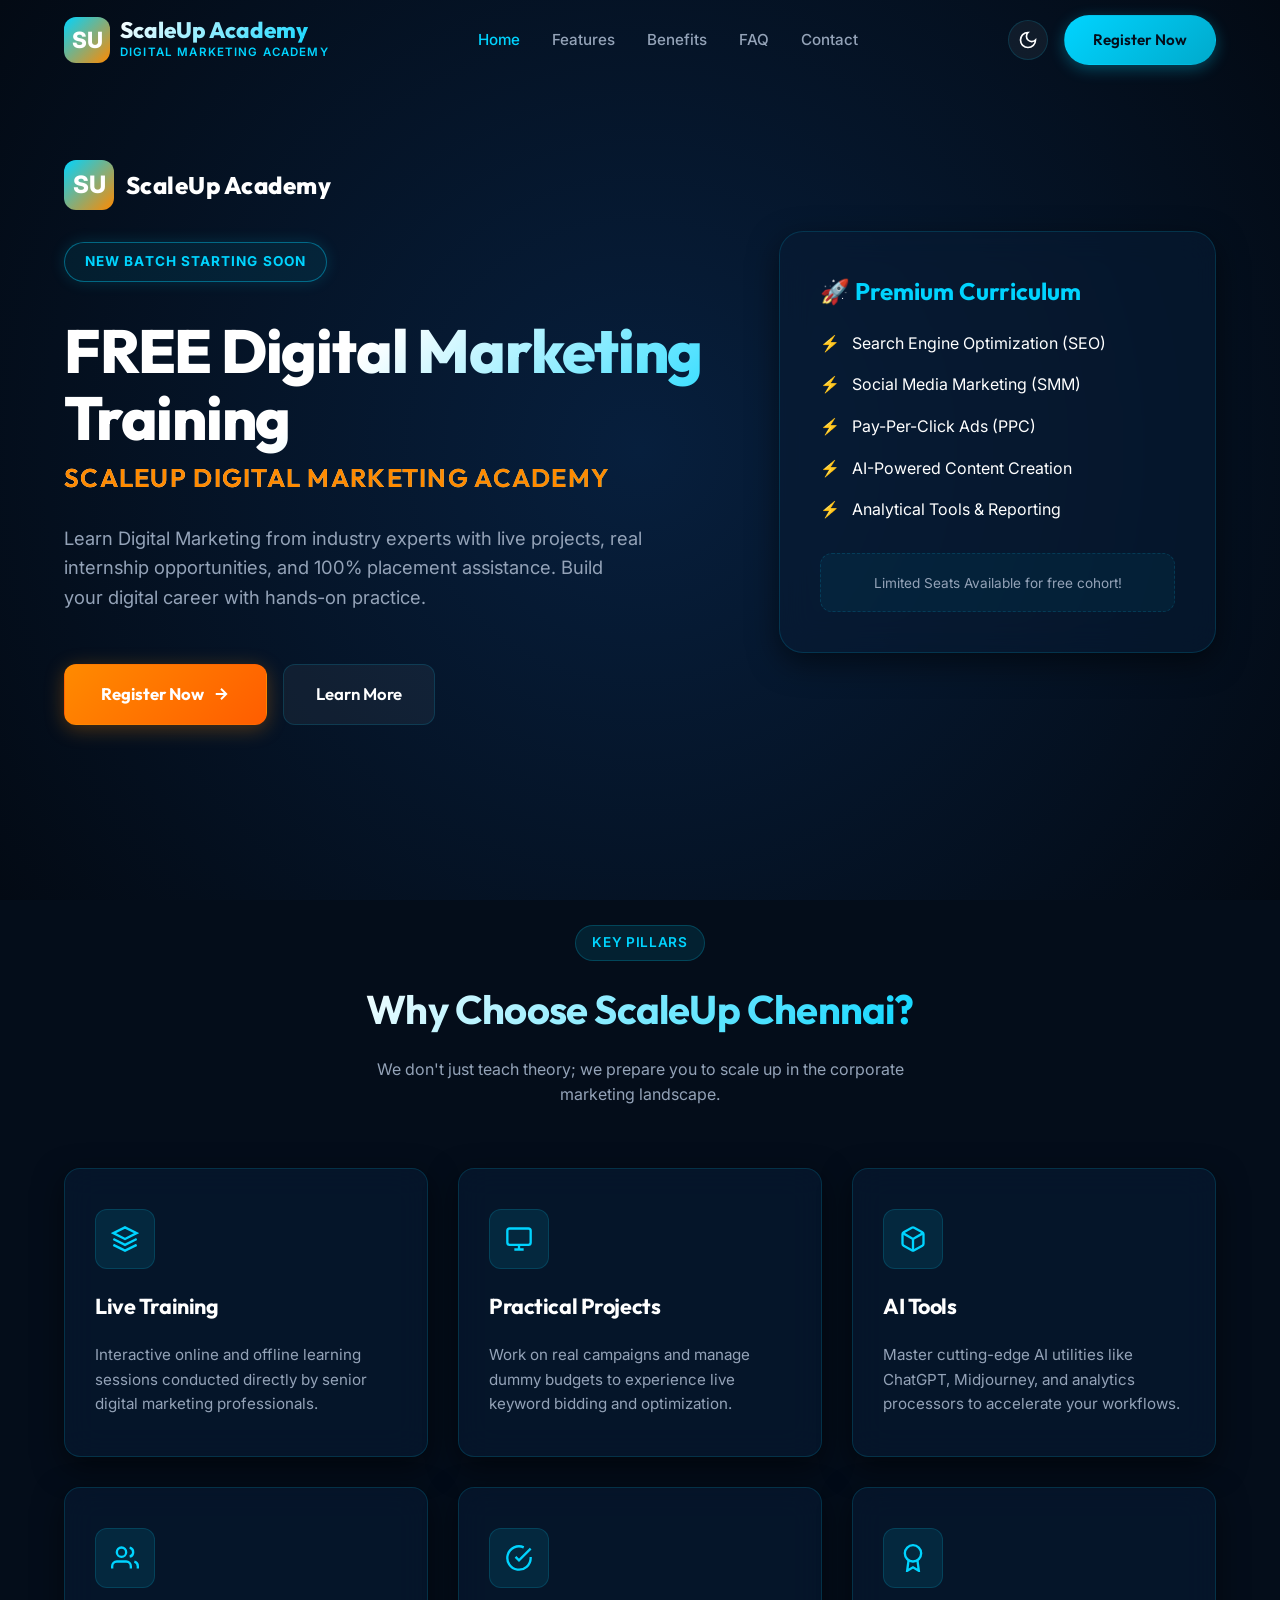
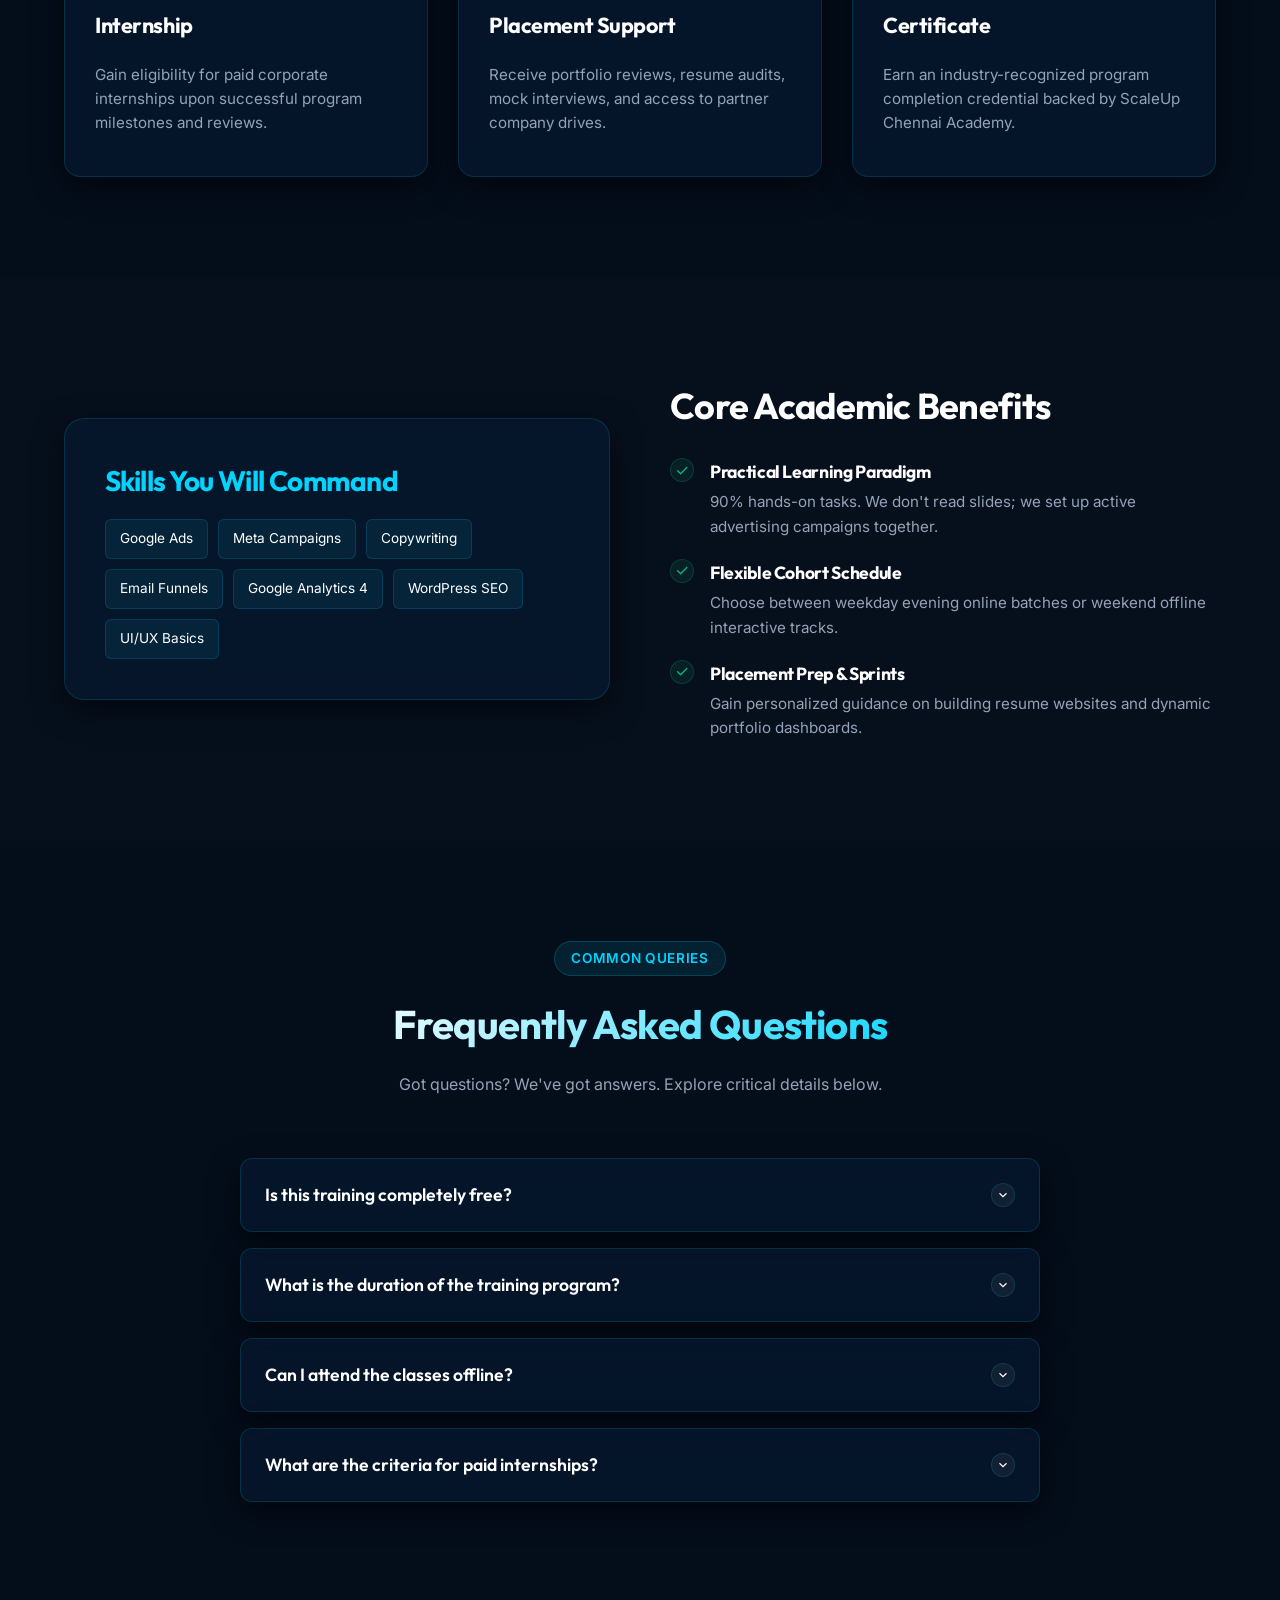
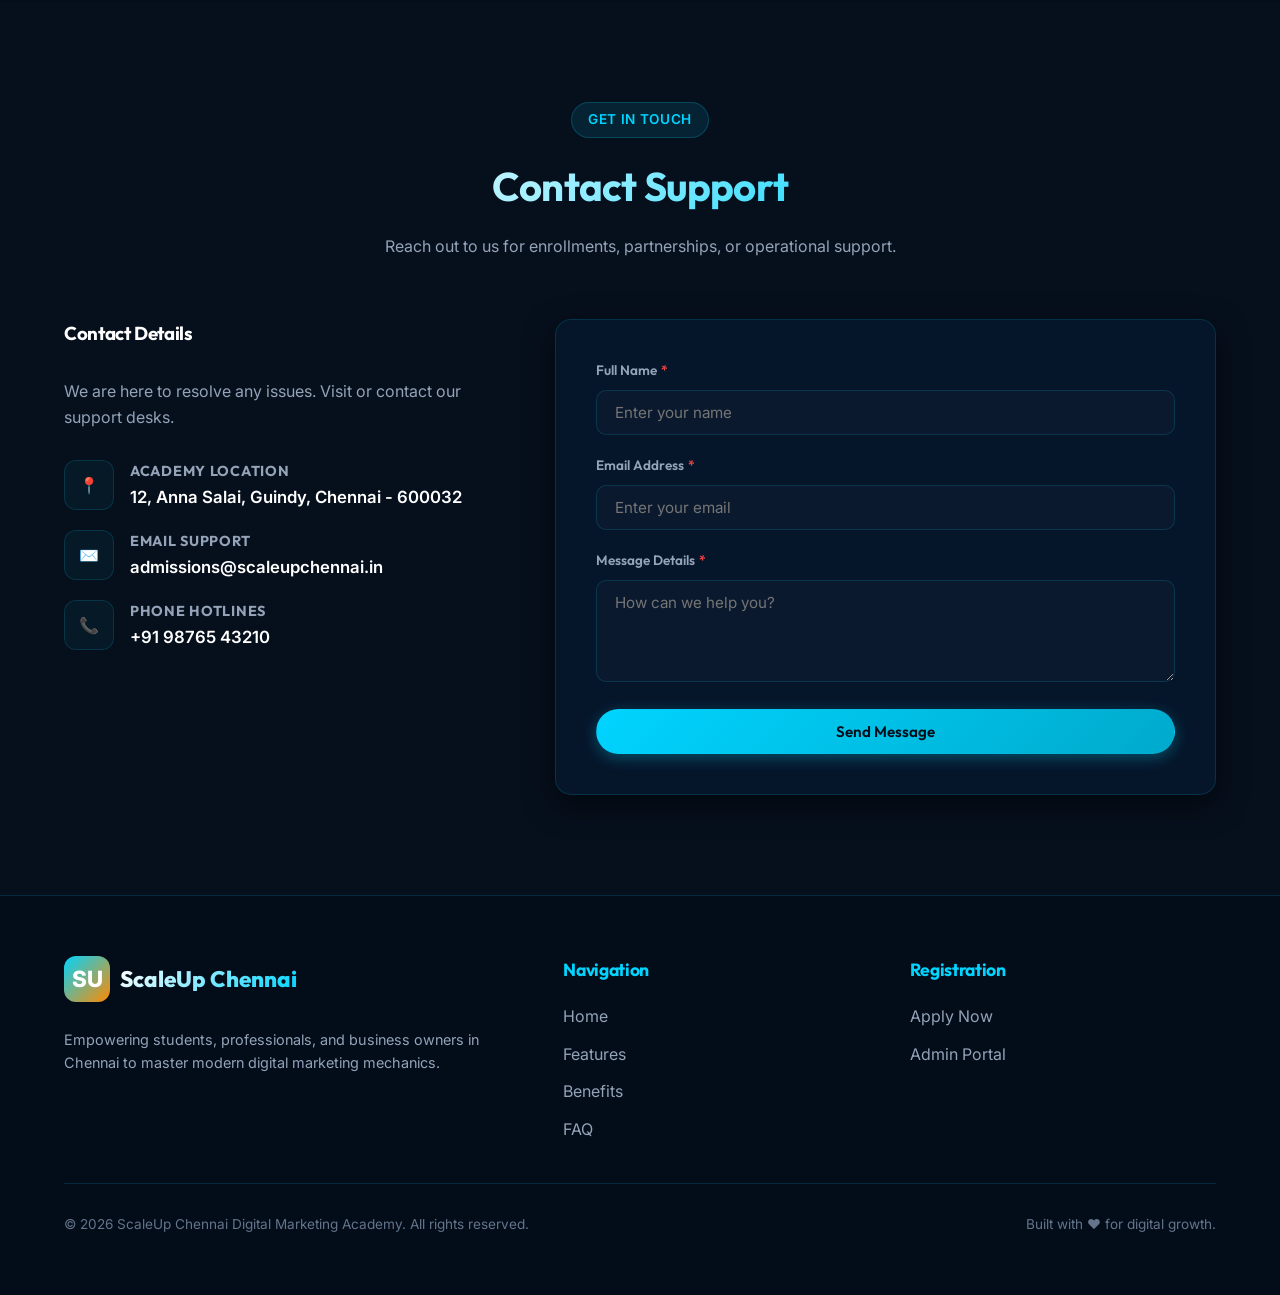
<file: index.html>
<!DOCTYPE html>
<html lang="en" data-theme="dark">
<head>
  <meta charset="UTF-8">
  <meta name="viewport" content="width=device-width, initial-scale=1.0">
  
  <title>ScaleUp Chennai | Free Digital Marketing Academy</title>
  <meta name="description" content="Join ScaleUp Chennai Digital Marketing Academy. Get free digital marketing training, practical live projects, internship opportunities, and placement support.">
  
  <!-- CSS Stylesheets -->
  <link rel="stylesheet" href="style.css?v=1.0.2">
  <link rel="stylesheet" href="responsive.css">
</head>
<body>

  <!-- Scroll Progress Bar -->
  <div class="scroll-progress"></div>

  <!-- Background Blobs -->
  <div class="bg-blobs">
    <div class="blob blob-1"></div>
    <div class="blob blob-2"></div>
    <div class="blob blob-3"></div>
  </div>
  <div class="bg-grid"></div>

  <!-- Header Section -->
  <header>
    <div class="container">
      <a href="index.html" class="logo">
        <div class="logo-icon">SU</div>
        <div class="logo-text">
          <span class="logo-title">ScaleUp Academy</span>
          <span class="logo-subtitle">Digital Marketing Academy</span>
        </div>
      </a>
      
      <!-- Nav Links -->
      <nav class="nav-links">
        <li><a href="#home" class="active">Home</a></li>
        <li><a href="#features">Features</a></li>
        <li><a href="#benefits">Benefits</a></li>
        <li><a href="#faq">FAQ</a></li>
        <li><a href="#contact">Contact</a></li>
      </nav>

      <!-- Nav Actions -->
      <div class="nav-actions">
        <!-- Theme Toggle -->
        <button class="theme-toggle-btn" aria-label="Toggle Theme">
          <svg class="sun-icon" viewBox="0 0 24 24" fill="none" stroke="currentColor" stroke-width="2">
            <circle cx="12" cy="12" r="4"></circle>
            <path d="M12 2v2M12 20v2M4.93 4.93l1.41 1.41M17.66 17.66l1.41 1.41M2 12h2M20 12h2M6.34 17.66l-1.41 1.41M19.07 4.93l-1.41 1.41"></path>
          </svg>
          <svg class="moon-icon" viewBox="0 0 24 24" fill="none" stroke="currentColor" stroke-width="2">
            <path d="M12 3a6 6 0 0 0 9 9 9 9 0 1 1-9-9Z"></path>
          </svg>
        </button>
        
        <!-- Register Action -->
        <a href="register.html" class="btn btn-primary">Register Now</a>
        
        <!-- Mobile Menu Toggle -->
        <button class="hamburger-btn menu-toggle-btn" style="display: none;" aria-label="Toggle Menu">
          <div class="hamburger-line"></div>
          <div class="hamburger-line"></div>
          <div class="hamburger-line"></div>
        </button>
      </div>
    </div>
  </header>

  <!-- Hero Section -->
  <section id="home" class="hero">
    <div class="container">
      <div class="hero-grid">
        <div class="hero-content">
          <!-- Logo & Brand Header in Hero -->
          <div class="hero-brand">
            <div class="logo-icon hero-logo-icon">SU</div>
            <span class="hero-brand-name">ScaleUp Academy</span>
          </div>
          
          <!-- Premium glowing pill badge -->
          <div class="hero-badge-glow">NEW BATCH STARTING SOON</div>
          
          <h1 class="hero-headline">
            FREE Digital Marketing Training
            <span class="hero-subheadline">ScaleUp Digital Marketing Academy</span>
          </h1>
          <p class="hero-desc">
            Learn Digital Marketing from industry experts with live projects, real internship opportunities, and 100% placement assistance. Build your digital career with hands-on practice.
          </p>
          <div class="hero-actions">
            <a href="register.html" class="btn btn-accent btn-hero-cta">
              Register Now 
              <svg width="18" height="18" viewBox="0 0 24 24" fill="none" stroke="currentColor" stroke-width="2.5"><path d="M5 12h14M12 5l7 7-7 7"/></svg>
            </a>
            <a href="#features" class="btn btn-secondary btn-hero-secondary">Learn More</a>
          </div>
        </div>
        
        <!-- Visual Glass Card Display -->
        <div class="hero-visual glass-card" style="padding: 40px; border-radius: 24px; position: relative;">
          <div style="font-family: var(--font-heading); font-size: 1.5rem; font-weight: 700; margin-bottom: 20px; color: var(--primary);">
            🚀 Premium Curriculum
          </div>
          <ul style="list-style: none; display: flex; flex-direction: column; gap: 16px;">
            <li style="display: flex; gap: 12px; align-items: center;">
              <span style="color: var(--accent); font-weight: bold;">⚡</span> Search Engine Optimization (SEO)
            </li>
            <li style="display: flex; gap: 12px; align-items: center;">
              <span style="color: var(--accent); font-weight: bold;">⚡</span> Social Media Marketing (SMM)
            </li>
            <li style="display: flex; gap: 12px; align-items: center;">
              <span style="color: var(--accent); font-weight: bold;">⚡</span> Pay-Per-Click Ads (PPC)
            </li>
            <li style="display: flex; gap: 12px; align-items: center;">
              <span style="color: var(--accent); font-weight: bold;">⚡</span> AI-Powered Content Creation
            </li>
            <li style="display: flex; gap: 12px; align-items: center;">
              <span style="color: var(--accent); font-weight: bold;">⚡</span> Analytical Tools & Reporting
            </li>
          </ul>
          <div style="margin-top: 30px; padding: 16px; background: rgba(0, 212, 255, 0.05); border-radius: 12px; border: 1px dashed var(--border-glass); text-align: center;">
            <span style="font-size: 0.85rem; color: var(--text-secondary);">Limited Seats Available for free cohort!</span>
          </div>
        </div>
      </div>
    </div>
  </section>

  <!-- Features Section -->
  <section id="features" class="section">
    <div class="container">
      <div class="section-header">
        <div class="hero-badge" style="align-self: center;">Key Pillars</div>
        <h2 class="section-title">Why Choose ScaleUp Chennai?</h2>
        <p class="section-subtitle">We don't just teach theory; we prepare you to scale up in the corporate marketing landscape.</p>
      </div>

      <div class="features-grid">
        <!-- Feature 1 -->
        <div class="feature-card glass-card">
          <div class="feature-icon-container">
            <svg viewBox="0 0 24 24" fill="none" stroke="currentColor" stroke-width="2">
              <path d="M12 2L2 7l10 5 10-5-10-5zM2 17l10 5 10-5M2 12l10 5 10-5"></path>
            </svg>
          </div>
          <h3 class="feature-title">Live Training</h3>
          <p class="feature-desc">Interactive online and offline learning sessions conducted directly by senior digital marketing professionals.</p>
        </div>

        <!-- Feature 2 -->
        <div class="feature-card glass-card">
          <div class="feature-icon-container">
            <svg viewBox="0 0 24 24" fill="none" stroke="currentColor" stroke-width="2">
              <rect x="2" y="3" width="20" height="14" rx="2" ry="2"></rect>
              <line x1="8" y1="21" x2="16" y2="21"></line>
              <line x1="12" y1="17" x2="12" y2="21"></line>
            </svg>
          </div>
          <h3 class="feature-title">Practical Projects</h3>
          <p class="feature-desc">Work on real campaigns and manage dummy budgets to experience live keyword bidding and optimization.</p>
        </div>

        <!-- Feature 3 -->
        <div class="feature-card glass-card">
          <div class="feature-icon-container">
            <svg viewBox="0 0 24 24" fill="none" stroke="currentColor" stroke-width="2">
              <path d="M21 16V8a2 2 0 0 0-1-1.73l-7-4a2 2 0 0 0-2 0l-7 4A2 2 0 0 0 3 8v8a2 2 0 0 0 1 1.73l7 4a2 2 0 0 0 2 0l7-4A2 2 0 0 0 21 16z"></path>
              <polyline points="3.27 6.96 12 12.01 20.73 6.96"></polyline>
              <line x1="12" y1="22.08" x2="12" y2="12"></line>
            </svg>
          </div>
          <h3 class="feature-title">AI Tools</h3>
          <p class="feature-desc">Master cutting-edge AI utilities like ChatGPT, Midjourney, and analytics processors to accelerate your workflows.</p>
        </div>

        <!-- Feature 4 -->
        <div class="feature-card glass-card">
          <div class="feature-icon-container">
            <svg viewBox="0 0 24 24" fill="none" stroke="currentColor" stroke-width="2">
              <path d="M17 21v-2a4 4 0 0 0-4-4H5a4 4 0 0 0-4 4v2"></path>
              <circle cx="9" cy="7" r="4"></circle>
              <path d="M23 21v-2a4 4 0 0 0-3-3.87"></path>
              <path d="M16 3.13a4 4 0 0 1 0 7.75"></path>
            </svg>
          </div>
          <h3 class="feature-title">Internship</h3>
          <p class="feature-desc">Gain eligibility for paid corporate internships upon successful program milestones and reviews.</p>
        </div>

        <!-- Feature 5 -->
        <div class="feature-card glass-card">
          <div class="feature-icon-container">
            <svg viewBox="0 0 24 24" fill="none" stroke="currentColor" stroke-width="2">
              <path d="M22 11.08V12a10 10 0 1 1-5.93-9.14"></path>
              <polyline points="22 4 12 14.01 9 11.01"></polyline>
            </svg>
          </div>
          <h3 class="feature-title">Placement Support</h3>
          <p class="feature-desc">Receive portfolio reviews, resume audits, mock interviews, and access to partner company drives.</p>
        </div>

        <!-- Feature 6 -->
        <div class="feature-card glass-card">
          <div class="feature-icon-container">
            <svg viewBox="0 0 24 24" fill="none" stroke="currentColor" stroke-width="2">
              <circle cx="12" cy="8" r="7"></circle>
              <polyline points="8.21 13.89 7 23 12 20 17 23 15.79 13.88"></polyline>
            </svg>
          </div>
          <h3 class="feature-title">Certificate</h3>
          <p class="feature-desc">Earn an industry-recognized program completion credential backed by ScaleUp Chennai Academy.</p>
        </div>
      </div>
    </div>
  </section>

  <!-- Training Benefits Section -->
  <section id="benefits" class="section" style="background: rgba(255,255,255,0.01);">
    <div class="container">
      <div class="benefits-layout">
        <div class="benefits-visual glass-card" style="padding: 40px; border-radius: 20px;">
          <h3 style="font-size: 1.75rem; margin-bottom: 16px; color: var(--primary);">Skills You Will Command</h3>
          <div style="display: flex; flex-wrap: wrap; gap: 10px;">
            <span style="background: rgba(0,212,255,0.08); padding: 8px 14px; border-radius: 6px; font-size: 0.85rem; border: 1px solid var(--border-glass);">Google Ads</span>
            <span style="background: rgba(0,212,255,0.08); padding: 8px 14px; border-radius: 6px; font-size: 0.85rem; border: 1px solid var(--border-glass);">Meta Campaigns</span>
            <span style="background: rgba(0,212,255,0.08); padding: 8px 14px; border-radius: 6px; font-size: 0.85rem; border: 1px solid var(--border-glass);">Copywriting</span>
            <span style="background: rgba(0,212,255,0.08); padding: 8px 14px; border-radius: 6px; font-size: 0.85rem; border: 1px solid var(--border-glass);">Email Funnels</span>
            <span style="background: rgba(0,212,255,0.08); padding: 8px 14px; border-radius: 6px; font-size: 0.85rem; border: 1px solid var(--border-glass);">Google Analytics 4</span>
            <span style="background: rgba(0,212,255,0.08); padding: 8px 14px; border-radius: 6px; font-size: 0.85rem; border: 1px solid var(--border-glass);">WordPress SEO</span>
            <span style="background: rgba(0,212,255,0.08); padding: 8px 14px; border-radius: 6px; font-size: 0.85rem; border: 1px solid var(--border-glass);">UI/UX Basics</span>
          </div>
        </div>

        <div class="benefits-content">
          <h2>Core Academic Benefits</h2>
          <ul class="benefits-list">
            <!-- Item 1 -->
            <li class="benefit-item">
              <div class="benefit-check">✓</div>
              <div class="benefit-text">
                <h4>Practical Learning Paradigm</h4>
                <p>90% hands-on tasks. We don't read slides; we set up active advertising campaigns together.</p>
              </div>
            </li>
            
            <!-- Item 2 -->
            <li class="benefit-item">
              <div class="benefit-check">✓</div>
              <div class="benefit-text">
                <h4>Flexible Cohort Schedule</h4>
                <p>Choose between weekday evening online batches or weekend offline interactive tracks.</p>
              </div>
            </li>

            <!-- Item 3 -->
            <li class="benefit-item">
              <div class="benefit-check">✓</div>
              <div class="benefit-text">
                <h4>Placement Prep & Sprints</h4>
                <p>Gain personalized guidance on building resume websites and dynamic portfolio dashboards.</p>
              </div>
            </li>
          </ul>
        </div>
      </div>
    </div>
  </section>

  <!-- FAQ Section -->
  <section id="faq" class="section">
    <div class="container">
      <div class="section-header">
        <div class="hero-badge" style="align-self: center;">Common Queries</div>
        <h2 class="section-title">Frequently Asked Questions</h2>
        <p class="section-subtitle">Got questions? We've got answers. Explore critical details below.</p>
      </div>

      <div class="faq-list">
        <!-- FAQ 1 -->
        <div class="faq-item glass-card">
          <button class="faq-question-btn">
            Is this training completely free?
            <span class="faq-icon">
              <svg viewBox="0 0 24 24" fill="none" stroke="currentColor" stroke-width="2"><polyline points="6 9 12 15 18 9"></polyline></svg>
            </span>
          </button>
          <div class="faq-answer">
            <div class="faq-answer-inner">
              Yes, our foundational Digital Marketing Training cohort is 100% free of charge. No hidden fees or credit cards are required.
            </div>
          </div>
        </div>

        <!-- FAQ 2 -->
        <div class="faq-item glass-card">
          <button class="faq-question-btn">
            What is the duration of the training program?
            <span class="faq-icon">
              <svg viewBox="0 0 24 24" fill="none" stroke="currentColor" stroke-width="2"><polyline points="6 9 12 15 18 9"></polyline></svg>
            </span>
          </button>
          <div class="faq-answer">
            <div class="faq-answer-inner">
              The comprehensive program spans 6 weeks, consisting of classroom sessions, live assignments, and cohort reviews.
            </div>
          </div>
        </div>

        <!-- FAQ 3 -->
        <div class="faq-item glass-card">
          <button class="faq-question-btn">
            Can I attend the classes offline?
            <span class="faq-icon">
              <svg viewBox="0 0 24 24" fill="none" stroke="currentColor" stroke-width="2"><polyline points="6 9 12 15 18 9"></polyline></svg>
            </span>
          </button>
          <div class="faq-answer">
            <div class="faq-answer-inner">
              Yes, we offer training modes for both online modules and interactive weekend offline sessions at our center in Chennai.
            </div>
          </div>
        </div>

        <!-- FAQ 4 -->
        <div class="faq-item glass-card">
          <button class="faq-question-btn">
            What are the criteria for paid internships?
            <span class="faq-icon">
              <svg viewBox="0 0 24 24" fill="none" stroke="currentColor" stroke-width="2"><polyline points="6 9 12 15 18 9"></polyline></svg>
            </span>
          </button>
          <div class="faq-answer">
            <div class="faq-answer-inner">
              Internship positions are awarded based on regular attendance, prompt submission of class projects, and performance in final reviews.
            </div>
          </div>
        </div>
      </div>
    </div>
  </section>

  <!-- Contact Section -->
  <section id="contact" class="section" style="background: rgba(255,255,255,0.01);">
    <div class="container">
      <div class="section-header">
        <div class="hero-badge" style="align-self: center;">Get In Touch</div>
        <h2 class="section-title">Contact Support</h2>
        <p class="section-subtitle">Reach out to us for enrollments, partnerships, or operational support.</p>
      </div>

      <div class="contact-grid">
        <div class="contact-info">
          <h3>Contact Details</h3>
          <p style="color: var(--text-secondary);">We are here to resolve any issues. Visit or contact our support desks.</p>
          
          <div class="contact-details">
            <div class="contact-item">
              <div class="contact-icon">📍</div>
              <div class="contact-text">
                <h4>Academy Location</h4>
                <p>12, Anna Salai, Guindy, Chennai - 600032</p>
              </div>
            </div>
            
            <div class="contact-item">
              <div class="contact-icon">✉️</div>
              <div class="contact-text">
                <h4>Email Support</h4>
                <p>admissions@scaleupchennai.in</p>
              </div>
            </div>

            <div class="contact-item">
              <div class="contact-icon">📞</div>
              <div class="contact-text">
                <h4>Phone Hotlines</h4>
                <p>+91 98765 43210</p>
              </div>
            </div>
          </div>
        </div>

        <form id="contactForm" class="contact-form glass-card" style="padding: 40px;">
          <div class="form-group">
            <label for="contactName" class="form-label required">Full Name</label>
            <input type="text" id="contactName" class="form-input" placeholder="Enter your name" required>
          </div>
          
          <div class="form-group">
            <label for="contactEmail" class="form-label required">Email Address</label>
            <input type="email" id="contactEmail" class="form-input" placeholder="Enter your email" required>
          </div>
          
          <div class="form-group">
            <label for="contactMessage" class="form-label required">Message Details</label>
            <textarea id="contactMessage" class="form-input" rows="4" placeholder="How can we help you?" required></textarea>
          </div>
          
          <button type="submit" class="btn btn-primary" style="width: 100%;">Send Message</button>
        </form>
      </div>
    </div>
  </section>

  <!-- Footer Section -->
  <footer>
    <div class="container">
      <div class="footer-grid">
        <div class="footer-about">
          <a href="#" class="logo">
            <div class="logo-icon">SU</div>
            <span class="logo-title">ScaleUp Chennai</span>
          </a>
          <p style="color: var(--text-secondary); font-size: 0.9rem; margin-top: 10px;">
            Empowering students, professionals, and business owners in Chennai to master modern digital marketing mechanics.
          </p>
        </div>
        
        <div class="footer-links-col">
          <h4>Navigation</h4>
          <ul>
            <li><a href="#home">Home</a></li>
            <li><a href="#features">Features</a></li>
            <li><a href="#benefits">Benefits</a></li>
            <li><a href="#faq">FAQ</a></li>
          </ul>
        </div>
        
        <div class="footer-links-col">
          <h4>Registration</h4>
          <ul>
            <li><a href="register.html">Apply Now</a></li>
            <li><a href="admin.html">Admin Portal</a></li>
          </ul>
        </div>
      </div>
      
      <div class="footer-bottom">
        <p>&copy; 2026 ScaleUp Chennai Digital Marketing Academy. All rights reserved.</p>
        <p>Built with ❤️ for digital growth.</p>
      </div>
    </div>
  </footer>

  <!-- Floating Elements -->
  <a href="register.html" class="floating-register-btn" aria-label="Register Now Button">
    <svg viewBox="0 0 24 24"><path d="M12 5v14M5 12h14"/></svg>
  </a>
  
  <button class="back-to-top-btn" aria-label="Scroll Back To Top">
    <svg viewBox="0 0 24 24" fill="none" stroke="currentColor" stroke-width="2.5"><polyline points="18 15 12 9 6 15"></polyline></svg>
  </button>

  <!-- Core Scripts -->
  <script type="module" src="app.js"></script>
</body>
</html>
</file>
<file: style.css>
@import url('https://fonts.googleapis.com/css2?family=Inter:wght@300;400;500;600;700&family=Outfit:wght@400;500;600;700;800&display=swap');

/* CSS Variables for Premium Design System */
:root {
  /* Dark Mode (Default) */
  --bg-primary: #040d1a;
  --bg-secondary: #071b35;
  --bg-tertiary: #0c2547;
  --bg-glass: rgba(7, 27, 53, 0.6);
  --border-glass: rgba(0, 212, 255, 0.15);
  --border-focus: rgba(0, 212, 255, 0.5);
  --text-primary: #ffffff;
  --text-secondary: #94a3b8;
  --text-muted: #64748b;
  
  --primary: #00d4ff;
  --primary-glow: rgba(0, 212, 255, 0.3);
  --accent: #ff8a00;
  --accent-glow: rgba(255, 138, 0, 0.3);
  
  --success: #10b981;
  --success-bg: rgba(16, 185, 129, 0.15);
  --error: #ef4444;
  --error-bg: rgba(239, 68, 68, 0.15);
  --warning: #f59e0b;
  --warning-bg: rgba(245, 158, 11, 0.15);
  
  --shadow: rgba(0, 0, 0, 0.5);
  --transition: all 0.3s cubic-bezier(0.4, 0, 0.2, 1);
  --font-heading: 'Outfit', sans-serif;
  --font-body: 'Inter', sans-serif;
  
  --header-height: 80px;
}

[data-theme="light"] {
  /* Light Mode */
  --bg-primary: #f0f4f9;
  --bg-secondary: #ffffff;
  --bg-tertiary: #e2e8f0;
  --bg-glass: rgba(255, 255, 255, 0.7);
  --border-glass: rgba(7, 27, 53, 0.08);
  --border-focus: rgba(0, 212, 255, 0.6);
  --text-primary: #071b35;
  --text-secondary: #475569;
  --text-muted: #64748b;
  
  --primary: #0088cc;
  --primary-glow: rgba(0, 136, 204, 0.2);
  --accent: #e07000;
  --accent-glow: rgba(224, 112, 0, 0.2);
  
  --shadow: rgba(7, 27, 53, 0.08);
}

/* Global Reset */
* {
  margin: 0;
  padding: 0;
  box-sizing: border-box;
}

html {
  scroll-behavior: smooth;
  font-family: var(--font-body);
  background-color: var(--bg-primary);
  color: var(--text-primary);
  overflow-x: hidden;
}

body {
  min-height: 100vh;
  position: relative;
  line-height: 1.6;
  background: radial-gradient(circle at 50% 50%, #071f3d 0%, #030a14 100%);
  background-attachment: fixed;
}

[data-theme="light"] body {
  background: 
    radial-gradient(circle at 10% 20%, rgba(0, 212, 255, 0.04) 0%, transparent 40%),
    radial-gradient(circle at 90% 80%, rgba(255, 138, 0, 0.04) 0%, transparent 40%),
    #f3f6f9;
  background-attachment: fixed;
}

/* Premium Blob Backgrounds */
.bg-blobs {
  position: fixed;
  top: 0;
  left: 0;
  width: 100%;
  height: 100%;
  z-index: -2;
  overflow: hidden;
  pointer-events: none;
}

.blob {
  position: absolute;
  border-radius: 50%;
  filter: blur(100px);
  opacity: 0.15;
  animation: float-blob 20s infinite alternate ease-in-out;
}

.blob-1 {
  top: -10%;
  left: -10%;
  width: 50vw;
  height: 50vw;
  background: var(--primary);
  animation-duration: 25s;
}

.blob-2 {
  bottom: -10%;
  right: -10%;
  width: 45vw;
  height: 45vw;
  background: var(--accent);
  animation-duration: 20s;
}

.blob-3 {
  top: 40%;
  left: 50%;
  width: 30vw;
  height: 30vw;
  background: var(--primary);
  opacity: 0.08;
  animation-duration: 30s;
}

@keyframes float-blob {
  0% { transform: translate(0, 0) scale(1); }
  50% { transform: translate(50px, -30px) scale(1.1); }
  100% { transform: translate(-20px, 40px) scale(0.95); }
}

/* Grid overlay for tech look */
.bg-grid {
  position: fixed;
  top: 0;
  left: 0;
  width: 100%;
  height: 100%;
  z-index: -1;
  background-image: 
    linear-gradient(to right, rgba(255,255,255,0.02) 1px, transparent 1px),
    linear-gradient(to bottom, rgba(255,255,255,0.02) 1px, transparent 1px);
  background-size: 40px 40px;
  pointer-events: none;
}

[data-theme="light"] .bg-grid {
  background-image: 
    linear-gradient(to right, rgba(7,27,53,0.02) 1px, transparent 1px),
    linear-gradient(to bottom, rgba(7,27,53,0.02) 1px, transparent 1px);
}

/* Scroll Progress Bar */
.scroll-progress {
  position: fixed;
  top: 0;
  left: 0;
  height: 4px;
  background: linear-gradient(90deg, var(--primary), var(--accent));
  z-index: 1000;
  width: 0%;
}

/* Typography & Links */
h1, h2, h3, h4, h5, h6 {
  font-family: var(--font-heading);
  font-weight: 700;
  letter-spacing: -0.02em;
}

a {
  color: inherit;
  text-decoration: none;
  transition: var(--transition);
}

/* Glassmorphism Styles */
.glass-card {
  background: var(--bg-glass);
  backdrop-filter: blur(16px);
  -webkit-backdrop-filter: blur(16px);
  border: 1px solid var(--border-glass);
  border-radius: 16px;
  box-shadow: 0 10px 30px var(--shadow);
  transition: var(--transition);
}

.glass-card:hover {
  border-color: rgba(0, 212, 255, 0.25);
  box-shadow: 0 15px 35px rgba(0, 212, 255, 0.05);
}

/* Glass Buttons */
.btn {
  display: inline-flex;
  align-items: center;
  justify-content: center;
  padding: 12px 28px;
  border-radius: 50px;
  font-family: var(--font-heading);
  font-weight: 600;
  font-size: 0.95rem;
  cursor: pointer;
  transition: var(--transition);
  border: 1px solid transparent;
  gap: 8px;
}

.btn-primary {
  background: linear-gradient(135deg, var(--primary), #00aacc);
  color: #040d1a;
  box-shadow: 0 4px 15px var(--primary-glow);
}

.btn-primary:hover {
  transform: translateY(-2px);
  box-shadow: 0 6px 20px rgba(0, 212, 255, 0.5);
}

.btn-secondary {
  background: rgba(255, 255, 255, 0.05);
  border: 1px solid var(--border-glass);
  color: var(--text-primary);
}

.btn-secondary:hover {
  background: rgba(255, 255, 255, 0.1);
  border-color: var(--primary);
  transform: translateY(-2px);
}

.btn-accent {
  background: linear-gradient(135deg, var(--accent), #ff5d00);
  color: white;
  box-shadow: 0 4px 15px var(--accent-glow);
}

.btn-accent:hover {
  transform: translateY(-2px);
  box-shadow: 0 6px 20px rgba(255, 138, 0, 0.5);
}

/* Header & Navigation */
header {
  position: fixed;
  top: 0;
  left: 0;
  width: 100%;
  height: var(--header-height);
  z-index: 100;
  transition: var(--transition);
}

header.scrolled {
  background: rgba(4, 13, 26, 0.85);
  backdrop-filter: blur(12px);
  border-bottom: 1px solid var(--border-glass);
  box-shadow: 0 4px 20px var(--shadow);
}

[data-theme="light"] header.scrolled {
  background: rgba(255, 255, 255, 0.85);
}

header .container {
  display: flex;
  justify-content: space-between;
  align-items: center;
  height: 100%;
  max-width: 1200px;
  margin: 0 auto;
  padding: 0 24px;
}

.logo {
  display: flex;
  align-items: center;
  gap: 10px;
}

.logo-icon {
  width: 46px;
  height: 46px;
  background: linear-gradient(135deg, var(--primary), var(--accent));
  border-radius: 12px;
  display: flex;
  align-items: center;
  justify-content: center;
  color: white;
  font-weight: 800;
  font-size: 1.4rem;
}

.logo-text {
  display: flex;
  flex-direction: column;
}

.logo-title {
  font-family: var(--font-heading);
  font-size: 1.4rem;
  font-weight: 800;
  line-height: 1.1;
  background: linear-gradient(135deg, #ffffff, var(--primary));
  -webkit-background-clip: text;
  -webkit-text-fill-color: transparent;
}

[data-theme="light"] .logo-title {
  background: linear-gradient(135deg, var(--text-primary), var(--primary));
  -webkit-background-clip: text;
  -webkit-text-fill-color: transparent;
}

.logo-subtitle {
  font-size: 0.72rem;
  font-weight: 600;
  letter-spacing: 0.1em;
  text-transform: uppercase;
  color: var(--primary);
}

.nav-links {
  display: flex;
  align-items: center;
  gap: 32px;
  list-style: none;
}

.nav-links a {
  font-weight: 500;
  font-size: 0.95rem;
  color: var(--text-secondary);
}

.nav-links a:hover,
.nav-links a.active {
  color: var(--primary);
}

.nav-actions {
  display: flex;
  align-items: center;
  gap: 16px;
}

/* Theme Toggle Button */
.theme-toggle-btn {
  background: none;
  border: none;
  cursor: pointer;
  color: var(--text-primary);
  width: 40px;
  height: 40px;
  border-radius: 50%;
  display: flex;
  align-items: center;
  justify-content: center;
  transition: var(--transition);
  background: rgba(255, 255, 255, 0.05);
  border: 1px solid var(--border-glass);
}

.theme-toggle-btn:hover {
  background: rgba(255, 255, 255, 0.1);
  color: var(--primary);
  transform: rotate(20deg);
}

.theme-toggle-btn svg {
  width: 20px;
  height: 20px;
}

.theme-toggle-btn .sun-icon {
  display: none;
}

[data-theme="light"] .theme-toggle-btn .sun-icon {
  display: block;
}

[data-theme="light"] .theme-toggle-btn .moon-icon {
  display: none;
}

/* Hero Section */
.hero {
  padding: 160px 0 100px;
  position: relative;
  overflow: hidden;
}

.container {
  max-width: 1200px;
  margin: 0 auto;
  padding: 0 24px;
}

.hero-grid {
  display: grid;
  grid-template-columns: 1.2fr 0.8fr;
  gap: 60px;
  align-items: center;
}

.hero-content {
  display: flex;
  flex-direction: column;
  gap: 24px;
}

.hero-badge {
  align-self: flex-start;
  background: rgba(0, 212, 255, 0.1);
  border: 1px solid rgba(0, 212, 255, 0.2);
  color: var(--primary);
  padding: 6px 16px;
  border-radius: 50px;
  font-size: 0.85rem;
  font-weight: 600;
  text-transform: uppercase;
  letter-spacing: 0.05em;
}

.hero-brand {
  display: flex;
  align-items: center;
  gap: 12px;
  margin-bottom: 8px;
}

.hero-brand-name {
  font-family: var(--font-heading);
  font-size: 1.5rem;
  font-weight: 800;
  color: var(--text-primary);
  letter-spacing: 0.02em;
}

.hero-logo-icon {
  width: 50px;
  height: 50px;
  border-radius: 12px;
  font-size: 1.5rem;
}

.hero-badge-glow {
  align-self: flex-start;
  background: rgba(0, 212, 255, 0.08);
  border: 1px solid rgba(0, 212, 255, 0.4);
  color: var(--primary);
  padding: 8px 20px;
  border-radius: 50px;
  font-size: 0.85rem;
  font-weight: 700;
  text-transform: uppercase;
  letter-spacing: 0.08em;
  box-shadow: 0 0 15px rgba(0, 212, 255, 0.15);
  margin-bottom: 12px;
  animation: badge-pulse 2s infinite alternate ease-in-out;
}

@keyframes badge-pulse {
  0% {
    box-shadow: 0 0 10px rgba(0, 212, 255, 0.15);
    border-color: rgba(0, 212, 255, 0.3);
  }
  100% {
    box-shadow: 0 0 20px rgba(0, 212, 255, 0.4);
    border-color: rgba(0, 212, 255, 0.6);
  }
}

.hero-headline {
  font-size: 3.8rem;
  line-height: 1.1;
  font-weight: 800;
  background: linear-gradient(135deg, #ffffff 40%, var(--primary));
  -webkit-background-clip: text;
  -webkit-text-fill-color: transparent;
  margin-bottom: 8px;
}

[data-theme="light"] .hero-headline {
  background: linear-gradient(135deg, var(--text-primary) 40%, var(--primary));
  -webkit-background-clip: text;
  -webkit-text-fill-color: transparent;
}

.hero-subheadline {
  display: block;
  font-size: 1.6rem;
  font-weight: 600;
  text-transform: uppercase;
  color: var(--accent);
  margin-top: 12px;
  -webkit-text-fill-color: initial;
  letter-spacing: 0.05em;
}

.hero-desc {
  font-size: 1.15rem;
  color: var(--text-secondary);
  line-height: 1.6;
  max-width: 580px;
  margin-bottom: 16px;
}

.hero-actions {
  display: flex;
  gap: 16px;
  margin-top: 12px;
}

.btn-hero-cta {
  padding: 16px 36px;
  font-size: 1.05rem;
  font-weight: 700;
  border-radius: 12px;
  background: linear-gradient(135deg, var(--accent), #ff5d00);
  color: white;
  box-shadow: 0 4px 20px var(--accent-glow);
  transition: var(--transition);
}

.btn-hero-cta:hover {
  transform: translateY(-3px) scale(1.02);
  box-shadow: 0 8px 30px rgba(255, 138, 0, 0.6);
}

.btn-hero-secondary {
  padding: 16px 32px;
  font-size: 1.05rem;
  border-radius: 12px;
}

/* Floating Register Button (Bottom Right) */
.floating-register-btn {
  position: fixed;
  bottom: 30px;
  right: 30px;
  z-index: 99;
  background: linear-gradient(135deg, var(--accent), #ff5d00);
  color: white;
  width: 60px;
  height: 60px;
  border-radius: 50%;
  display: flex;
  align-items: center;
  justify-content: center;
  box-shadow: 0 4px 20px var(--accent-glow);
  cursor: pointer;
  transition: var(--transition);
  opacity: 0;
  visibility: hidden;
  border: none;
  font-size: 1.5rem;
}

.floating-register-btn.visible {
  opacity: 1;
  visibility: visible;
}

.floating-register-btn:hover {
  transform: scale(1.1) rotate(360deg);
  box-shadow: 0 6px 25px rgba(255, 138, 0, 0.6);
}

.floating-register-btn svg {
  width: 24px;
  height: 24px;
  stroke: white;
  stroke-width: 2;
  fill: none;
}

/* Back To Top Button */
.back-to-top-btn {
  position: fixed;
  bottom: 105px;
  right: 30px;
  z-index: 99;
  background: var(--bg-glass);
  backdrop-filter: blur(8px);
  -webkit-backdrop-filter: blur(8px);
  border: 1px solid var(--border-glass);
  color: var(--text-primary);
  width: 50px;
  height: 50px;
  border-radius: 50%;
  display: flex;
  align-items: center;
  justify-content: center;
  cursor: pointer;
  transition: var(--transition);
  opacity: 0;
  visibility: hidden;
  box-shadow: 0 4px 15px var(--shadow);
}

.back-to-top-btn.visible {
  opacity: 1;
  visibility: visible;
}

.back-to-top-btn:hover {
  transform: translateY(-5px);
  border-color: var(--primary);
  color: var(--primary);
}

.back-to-top-btn svg {
  width: 20px;
  height: 20px;
}

/* Features Section */
.section {
  padding: 100px 0;
}

.section-header {
  text-align: center;
  max-width: 600px;
  margin: 0 auto 60px;
  display: flex;
  flex-direction: column;
  gap: 16px;
}

.section-title {
  font-size: 2.5rem;
  background: linear-gradient(135deg, #ffffff, var(--primary));
  -webkit-background-clip: text;
  -webkit-text-fill-color: transparent;
}

[data-theme="light"] .section-title {
  background: linear-gradient(135deg, var(--text-primary), var(--primary));
  -webkit-background-clip: text;
  -webkit-text-fill-color: transparent;
}

.section-subtitle {
  color: var(--text-secondary);
}

.features-grid {
  display: grid;
  grid-template-columns: repeat(auto-fit, minmax(320px, 1fr));
  gap: 30px;
}

.feature-card {
  padding: 40px 30px;
  display: flex;
  flex-direction: column;
  gap: 20px;
  position: relative;
  overflow: hidden;
}

.feature-card::before {
  content: '';
  position: absolute;
  top: 0;
  left: 0;
  width: 100%;
  height: 4px;
  background: linear-gradient(90deg, var(--primary), var(--accent));
  opacity: 0;
  transition: var(--transition);
}

.feature-card:hover::before {
  opacity: 1;
}

.feature-icon-container {
  width: 60px;
  height: 60px;
  border-radius: 12px;
  background: rgba(0, 212, 255, 0.1);
  display: flex;
  align-items: center;
  justify-content: center;
  color: var(--primary);
  border: 1px solid rgba(0, 212, 255, 0.15);
}

.feature-card:hover .feature-icon-container {
  background: linear-gradient(135deg, var(--primary), var(--accent));
  color: white;
  border-color: transparent;
  transform: rotate(10deg);
  transition: var(--transition);
}

.feature-icon-container svg {
  width: 28px;
  height: 28px;
}

.feature-title {
  font-size: 1.35rem;
}

.feature-desc {
  color: var(--text-secondary);
  font-size: 0.95rem;
  line-height: 1.6;
}

/* Training Benefits Section */
.benefits-layout {
  display: grid;
  grid-template-columns: 1fr 1fr;
  gap: 60px;
  align-items: center;
}

.benefits-content h2 {
  font-size: 2.25rem;
  margin-bottom: 24px;
}

.benefits-list {
  display: flex;
  flex-direction: column;
  gap: 20px;
  list-style: none;
}

.benefit-item {
  display: flex;
  gap: 16px;
}

.benefit-check {
  width: 24px;
  height: 24px;
  border-radius: 50%;
  background: rgba(16, 185, 129, 0.1);
  color: var(--success);
  display: flex;
  align-items: center;
  justify-content: center;
  flex-shrink: 0;
  border: 1px solid rgba(16, 185, 129, 0.2);
}

.benefit-text h4 {
  font-size: 1.1rem;
  margin-bottom: 4px;
}

.benefit-text p {
  color: var(--text-secondary);
  font-size: 0.95rem;
}

/* FAQ Accordion Styling */
.faq-list {
  max-width: 800px;
  margin: 0 auto;
  display: flex;
  flex-direction: column;
  gap: 16px;
}

.faq-item {
  border-radius: 12px;
  overflow: hidden;
  transition: var(--transition);
}

.faq-question-btn {
  width: 100%;
  background: none;
  border: none;
  padding: 24px;
  display: flex;
  justify-content: space-between;
  align-items: center;
  text-align: left;
  color: var(--text-primary);
  font-family: var(--font-heading);
  font-weight: 600;
  font-size: 1.1rem;
  cursor: pointer;
}

.faq-icon {
  width: 24px;
  height: 24px;
  border-radius: 50%;
  background: rgba(255, 255, 255, 0.05);
  display: flex;
  align-items: center;
  justify-content: center;
  transition: var(--transition);
  border: 1px solid var(--border-glass);
}

.faq-icon svg {
  width: 14px;
  height: 14px;
}

.faq-answer {
  max-height: 0;
  overflow: hidden;
  transition: max-height 0.4s cubic-bezier(0, 1, 0, 1);
}

.faq-answer-inner {
  padding: 0 24px 24px;
  color: var(--text-secondary);
  font-size: 0.95rem;
}

/* Open Accordion State */
.faq-item.open {
  border-color: var(--primary);
  background: rgba(0, 212, 255, 0.02);
}

.faq-item.open .faq-icon {
  transform: rotate(180deg);
  background: var(--primary);
  color: #040d1a;
  border-color: transparent;
}

.faq-item.open .faq-answer {
  max-height: 1000px; /* Large enough */
  transition: max-height 0.6s cubic-bezier(0.85, 0, 0.15, 1);
}

/* Contact Section & Form */
.contact-grid {
  display: grid;
  grid-template-columns: 0.8fr 1.2fr;
  gap: 50px;
}

.contact-info {
  display: flex;
  flex-direction: column;
  gap: 30px;
}

.contact-details {
  display: flex;
  flex-direction: column;
  gap: 20px;
}

.contact-item {
  display: flex;
  gap: 16px;
  align-items: center;
}

.contact-icon {
  width: 50px;
  height: 50px;
  border-radius: 12px;
  background: rgba(0, 212, 255, 0.05);
  display: flex;
  align-items: center;
  justify-content: center;
  color: var(--primary);
  border: 1px solid var(--border-glass);
}

.contact-text h4 {
  font-size: 0.9rem;
  color: var(--text-secondary);
  text-transform: uppercase;
  letter-spacing: 0.05em;
}

.contact-text p {
  font-weight: 600;
  font-size: 1.05rem;
}

/* Styling Forms */
.form-group {
  margin-bottom: 20px;
  position: relative;
}

.form-label {
  display: block;
  font-family: var(--font-heading);
  font-size: 0.85rem;
  font-weight: 600;
  margin-bottom: 8px;
  color: var(--text-secondary);
}

.form-label.required::after {
  content: '*';
  color: var(--error);
  margin-left: 4px;
}

.form-input {
  width: 100%;
  padding: 12px 18px;
  border-radius: 10px;
  background: rgba(255, 255, 255, 0.02);
  border: 1px solid var(--border-glass);
  color: var(--text-primary);
  font-family: var(--font-body);
  font-size: 0.95rem;
  transition: var(--transition);
}

[data-theme="light"] .form-input {
  background: rgba(0, 0, 0, 0.02);
}

.form-input:focus {
  outline: none;
  border-color: var(--primary);
  box-shadow: 0 0 10px var(--primary-glow);
  background: rgba(255, 255, 255, 0.05);
}

/* Radio & Checkbox Styling */
.radio-group, .checkbox-group {
  display: flex;
  flex-direction: column;
  gap: 12px;
}

.radio-row {
  display: flex;
  flex-wrap: wrap;
  gap: 16px;
}

.option-btn {
  display: flex;
  align-items: center;
  gap: 8px;
  cursor: pointer;
  user-select: none;
  font-size: 0.95rem;
}

.option-btn input[type="radio"],
.option-btn input[type="checkbox"] {
  appearance: none;
  -webkit-appearance: none;
  width: 18px;
  height: 18px;
  border: 1px solid var(--border-glass);
  border-radius: 4px;
  outline: none;
  display: inline-flex;
  align-items: center;
  justify-content: center;
  transition: var(--transition);
  background: rgba(255, 255, 255, 0.02);
}

.option-btn input[type="radio"] {
  border-radius: 50%;
}

.option-btn input[type="radio"]:checked,
.option-btn input[type="checkbox"]:checked {
  background: var(--primary);
  border-color: var(--primary);
  box-shadow: 0 0 8px var(--primary-glow);
}

.option-btn input[type="radio"]:checked::after {
  content: '';
  width: 8px;
  height: 8px;
  border-radius: 50%;
  background: #040d1a;
}

.option-btn input[type="checkbox"]:checked::after {
  content: '✓';
  color: #040d1a;
  font-size: 11px;
  font-weight: bold;
}

/* Form Grid */
.form-grid-2 {
  display: grid;
  grid-template-columns: 1fr 1fr;
  gap: 20px;
}

/* Footer Section */
footer {
  padding: 60px 0;
  border-top: 1px solid var(--border-glass);
  background: rgba(4, 13, 26, 0.4);
}

[data-theme="light"] footer {
  background: rgba(240, 244, 249, 0.8);
}

.footer-grid {
  display: grid;
  grid-template-columns: 1.5fr 1fr 1fr;
  gap: 40px;
  margin-bottom: 40px;
}

.footer-about {
  display: flex;
  flex-direction: column;
  gap: 16px;
}

.footer-links-col h4 {
  font-size: 1.1rem;
  margin-bottom: 20px;
  color: var(--primary);
}

.footer-links-col ul {
  list-style: none;
  display: flex;
  flex-direction: column;
  gap: 12px;
}

.footer-links-col a {
  color: var(--text-secondary);
}

.footer-links-col a:hover {
  color: var(--primary);
  padding-left: 4px;
}

.footer-bottom {
  display: flex;
  justify-content: space-between;
  align-items: center;
  border-top: 1px solid var(--border-glass);
  padding-top: 30px;
  color: var(--text-muted);
  font-size: 0.85rem;
}

/* Registration Form Multi-step Progress Styling */
.registration-container {
  max-width: 800px;
  margin: 120px auto 60px;
  padding: 40px;
}

.progress-header {
  margin-bottom: 40px;
}

.progress-steps {
  display: flex;
  justify-content: space-between;
  position: relative;
  margin-bottom: 12px;
}

.progress-steps::before {
  content: '';
  position: absolute;
  top: 50%;
  left: 0;
  width: 100%;
  height: 2px;
  background: var(--border-glass);
  z-index: 1;
  transform: translateY(-50%);
}

.step-indicator {
  width: 36px;
  height: 36px;
  border-radius: 50%;
  background: var(--bg-secondary);
  border: 2px solid var(--border-glass);
  color: var(--text-secondary);
  display: flex;
  align-items: center;
  justify-content: center;
  font-weight: 600;
  font-family: var(--font-heading);
  z-index: 2;
  transition: var(--transition);
}

.step-indicator.active {
  border-color: var(--primary);
  background: var(--primary);
  color: #040d1a;
  box-shadow: 0 0 15px var(--primary-glow);
}

.step-indicator.completed {
  border-color: var(--success);
  background: var(--success);
  color: white;
}

.step-labels {
  display: flex;
  justify-content: space-between;
}

.step-label {
  font-size: 0.75rem;
  font-weight: 600;
  color: var(--text-muted);
  text-transform: uppercase;
  letter-spacing: 0.05em;
  width: 80px;
  text-align: center;
}

.step-label.active {
  color: var(--primary);
}

.progress-bar-container {
  height: 6px;
  background: rgba(255,255,255,0.05);
  border-radius: 50px;
  overflow: hidden;
  margin-top: 16px;
}

.progress-bar-fill {
  height: 100%;
  width: 25%;
  background: linear-gradient(90deg, var(--primary), var(--accent));
  transition: width 0.4s ease;
}

.form-step {
  display: none;
}

.form-step.active {
  display: block;
  animation: fadeIn 0.4s ease-in-out;
}

@keyframes fadeIn {
  from { opacity: 0; transform: translateY(10px); }
  to { opacity: 1; transform: translateY(0); }
}

.step-title {
  font-size: 1.5rem;
  margin-bottom: 24px;
  color: var(--primary);
  border-bottom: 1px solid var(--border-glass);
  padding-bottom: 8px;
}

.form-actions-row {
  display: flex;
  justify-content: space-between;
  margin-top: 30px;
  border-top: 1px solid var(--border-glass);
  padding-top: 20px;
}

/* Form validation states styling */
.form-input.invalid {
  border-color: var(--error) !important;
  box-shadow: 0 0 8px var(--error-glow) !important;
}

.form-input.valid {
  border-color: var(--success) !important;
}

.validation-msg {
  font-size: 0.75rem;
  margin-top: 4px;
  display: none;
}

.validation-msg.error-msg {
  color: var(--error);
  display: block;
}

.validation-msg.success-msg {
  color: var(--success);
  display: block;
}

/* Success Popup & Animations */
.modal-overlay {
  position: fixed;
  top: 0;
  left: 0;
  width: 100%;
  height: 100%;
  background: rgba(4, 13, 26, 0.85);
  backdrop-filter: blur(12px);
  display: flex;
  align-items: center;
  justify-content: center;
  z-index: 1000;
  opacity: 0;
  visibility: hidden;
  transition: var(--transition);
}

.modal-overlay.active {
  opacity: 1;
  visibility: visible;
}

.success-modal {
  max-width: 500px;
  width: 90%;
  padding: 40px;
  text-align: center;
  transform: scale(0.85);
  transition: var(--transition);
  position: relative;
}

.modal-overlay.active .success-modal {
  transform: scale(1);
}

/* Animated success checkmark */
.checkmark-circle {
  width: 80px;
  height: 80px;
  border-radius: 50%;
  display: flex;
  align-items: center;
  justify-content: center;
  background: var(--success-bg);
  border: 2px solid var(--success);
  color: var(--success);
  margin: 0 auto 24px;
  font-size: 2.5rem;
  animation: scaleUp 0.5s cubic-bezier(0.175, 0.885, 0.32, 1.275) delay;
}

@keyframes scaleUp {
  from { transform: scale(0); }
  to { transform: scale(1); }
}

.success-modal h2 {
  font-size: 1.75rem;
  margin-bottom: 12px;
  color: var(--success);
}

.success-modal p {
  color: var(--text-secondary);
  margin-bottom: 24px;
}

.receipt-slip {
  background: rgba(0,0,0,0.2);
  border-radius: 8px;
  padding: 20px;
  text-align: left;
  margin-bottom: 24px;
  border: 1px dashed var(--border-glass);
}

.receipt-row {
  display: flex;
  justify-content: space-between;
  margin-bottom: 10px;
  font-size: 0.9rem;
}

.receipt-row:last-child {
  margin-bottom: 0;
}

.receipt-label {
  color: var(--text-muted);
}

.receipt-value {
  font-weight: 600;
  color: var(--text-primary);
}

/* Auto Save Indicator */
.autosave-indicator {
  position: absolute;
  top: 15px;
  right: 25px;
  font-size: 0.75rem;
  color: var(--text-muted);
  display: flex;
  align-items: center;
  gap: 6px;
}

.autosave-dot {
  width: 6px;
  height: 6px;
  border-radius: 50%;
  background: var(--success);
  animation: pulse-dot 1.5s infinite;
}

@keyframes pulse-dot {
  0% { transform: scale(0.9); opacity: 0.5; }
  50% { transform: scale(1.3); opacity: 1; }
  100% { transform: scale(0.9); opacity: 0.5; }
}

/* Toast Notifications Container */
#toast-container {
  position: fixed;
  top: 20px;
  right: 20px;
  z-index: 1100;
  display: flex;
  flex-direction: column;
  gap: 10px;
}

.toast {
  padding: 16px 24px;
  border-radius: 8px;
  color: white;
  font-size: 0.9rem;
  font-weight: 500;
  box-shadow: 0 5px 15px rgba(0,0,0,0.25);
  display: flex;
  align-items: center;
  gap: 12px;
  animation: slideIn 0.3s cubic-bezier(0.175, 0.885, 0.32, 1.275);
  min-width: 300px;
  max-width: 400px;
}

@keyframes slideIn {
  from { transform: translateX(100%); opacity: 0; }
  to { transform: translateX(0); opacity: 1; }
}

.toast.toast-success {
  background: var(--success);
}
.toast.toast-error {
  background: var(--error);
}
.toast.toast-info {
  background: var(--primary);
}

/* Admin Dashboard layout styling */
.admin-layout {
  display: grid;
  grid-template-columns: 260px 1fr;
  min-height: 100vh;
}

.sidebar {
  background: var(--bg-secondary);
  border-right: 1px solid var(--border-glass);
  padding: 30px 20px;
  display: flex;
  flex-direction: column;
  gap: 40px;
  position: sticky;
  top: 0;
  height: 100vh;
}

.sidebar-menu {
  list-style: none;
  display: flex;
  flex-direction: column;
  gap: 10px;
}

.sidebar-item a {
  display: flex;
  align-items: center;
  gap: 14px;
  padding: 12px 16px;
  border-radius: 8px;
  color: var(--text-secondary);
  font-weight: 500;
  font-size: 0.95rem;
}

.sidebar-item a:hover,
.sidebar-item.active a {
  background: rgba(0, 212, 255, 0.08);
  color: var(--primary);
}

.sidebar-item svg {
  width: 20px;
  height: 20px;
}

.main-content {
  padding: 40px;
  overflow-y: auto;
}

.dashboard-header {
  display: flex;
  justify-content: space-between;
  align-items: center;
  margin-bottom: 30px;
}

.dashboard-title h2 {
  font-size: 1.85rem;
}

.dashboard-title p {
  color: var(--text-secondary);
  font-size: 0.9rem;
}

/* Metric Cards Grid */
.metrics-grid {
  display: grid;
  grid-template-columns: repeat(auto-fit, minmax(200px, 1fr));
  gap: 20px;
  margin-bottom: 40px;
}

.metric-card {
  padding: 24px;
  display: flex;
  align-items: center;
  gap: 16px;
}

.metric-icon-box {
  width: 50px;
  height: 50px;
  border-radius: 12px;
  display: flex;
  align-items: center;
  justify-content: center;
  color: white;
  flex-shrink: 0;
}

.metric-info {
  display: flex;
  flex-direction: column;
}

.metric-value {
  font-size: 1.75rem;
  font-family: var(--font-heading);
  font-weight: 800;
  line-height: 1.2;
}

.metric-label {
  color: var(--text-muted);
  font-size: 0.8rem;
  font-weight: 600;
  text-transform: uppercase;
}

/* Dashboard Charts Grid */
.charts-grid {
  display: grid;
  grid-template-columns: 2fr 1fr;
  gap: 30px;
  margin-bottom: 40px;
}

.charts-row-3 {
  display: grid;
  grid-template-columns: repeat(3, 1fr);
  gap: 30px;
  margin-bottom: 40px;
}

.chart-card {
  padding: 24px;
  display: flex;
  flex-direction: column;
  gap: 16px;
}

.chart-container {
  position: relative;
  width: 100%;
  height: 250px;
}

/* Admin Dashboard Table */
.data-card {
  padding: 30px;
}

.filter-bar {
  display: flex;
  flex-wrap: wrap;
  gap: 16px;
  align-items: center;
  justify-content: space-between;
  margin-bottom: 24px;
  border-bottom: 1px solid var(--border-glass);
  padding-bottom: 20px;
}

.search-box {
  position: relative;
  max-width: 320px;
  width: 100%;
}

.search-box input {
  padding-left: 40px;
}

.search-box svg {
  position: absolute;
  left: 14px;
  top: 50%;
  transform: translateY(-50%);
  width: 18px;
  height: 18px;
  color: var(--text-muted);
}

.filter-options {
  display: flex;
  gap: 12px;
  flex-wrap: wrap;
}

.filter-select {
  padding: 10px 16px;
  border-radius: 8px;
  background: rgba(255, 255, 255, 0.02);
  border: 1px solid var(--border-glass);
  color: var(--text-primary);
  font-family: var(--font-body);
  font-size: 0.85rem;
  outline: none;
  cursor: pointer;
  min-width: 120px;
}

.table-responsive {
  width: 100%;
  overflow-x: auto;
  margin-bottom: 20px;
}

.data-table {
  width: 100%;
  border-collapse: collapse;
  text-align: left;
  font-size: 0.9rem;
}

.data-table th, .data-table td {
  padding: 16px 20px;
  border-bottom: 1px solid var(--border-glass);
}

.data-table th {
  font-family: var(--font-heading);
  font-weight: 600;
  color: var(--primary);
  text-transform: uppercase;
  font-size: 0.75rem;
  letter-spacing: 0.05em;
  background: rgba(255, 255, 255, 0.01);
}

.data-table tbody tr {
  transition: var(--transition);
}

.data-table tbody tr:hover {
  background: rgba(255, 255, 255, 0.01);
}

.status-badge {
  display: inline-flex;
  align-items: center;
  padding: 4px 10px;
  border-radius: 50px;
  font-size: 0.75rem;
  font-weight: 600;
}

.status-badge.new {
  background: var(--warning-bg);
  color: var(--warning);
}

.status-badge.contacted {
  background: rgba(0, 212, 255, 0.15);
  color: var(--primary);
}

.status-badge.joined {
  background: var(--success-bg);
  color: var(--success);
}

.status-badge.rejected {
  background: var(--error-bg);
  color: var(--error);
}

.action-btns {
  display: flex;
  gap: 8px;
}

.icon-btn {
  background: none;
  border: 1px solid var(--border-glass);
  color: var(--text-secondary);
  width: 32px;
  height: 32px;
  border-radius: 6px;
  display: flex;
  align-items: center;
  justify-content: center;
  cursor: pointer;
  transition: var(--transition);
}

.icon-btn:hover {
  border-color: var(--primary);
  color: var(--primary);
  background: rgba(0, 212, 255, 0.05);
}

.icon-btn.delete-btn:hover {
  border-color: var(--error);
  color: var(--error);
  background: var(--error-bg);
}

/* Pagination */
.pagination {
  display: flex;
  justify-content: space-between;
  align-items: center;
}

.page-info {
  font-size: 0.85rem;
  color: var(--text-muted);
}

.page-controls {
  display: flex;
  gap: 8px;
}

/* Modal for viewing detail */
.detail-modal {
  max-width: 700px;
  width: 90%;
  padding: 30px;
  overflow-y: auto;
  max-height: 85vh;
}

.detail-grid {
  display: grid;
  grid-template-columns: 1fr 1fr;
  gap: 20px;
  margin-bottom: 24px;
}

.detail-item h4 {
  font-size: 0.75rem;
  text-transform: uppercase;
  color: var(--text-muted);
  margin-bottom: 4px;
}

.detail-item p {
  font-size: 0.95rem;
  font-weight: 500;
}

.detail-item.full-width {
  grid-column: span 2;
}

.notes-area {
  width: 100%;
  min-height: 100px;
  padding: 12px;
  border-radius: 8px;
  background: rgba(255,255,255,0.02);
  border: 1px solid var(--border-glass);
  color: var(--text-primary);
  font-family: var(--font-body);
  font-size: 0.9rem;
  resize: vertical;
  margin-top: 8px;
}

.notes-area:focus {
  outline: none;
  border-color: var(--primary);
}

/* Admin Login page */
.admin-login-container {
  max-width: 420px;
  width: 90%;
  margin: 15vh auto;
  padding: 40px;
  text-align: center;
}

.admin-login-header {
  margin-bottom: 30px;
}

.admin-login-header h2 {
  font-size: 1.85rem;
  margin-bottom: 6px;
  color: var(--primary);
}

.admin-login-header p {
  color: var(--text-secondary);
  font-size: 0.9rem;
}

/* Loader animation styling */
.loader-overlay {
  position: fixed;
  top: 0;
  left: 0;
  width: 100%;
  height: 100%;
  background: var(--bg-primary);
  display: flex;
  align-items: center;
  justify-content: center;
  z-index: 2000;
  transition: opacity 0.4s ease, visibility 0.4s ease;
}

.loader {
  width: 48px;
  height: 48px;
  border: 3px solid var(--border-glass);
  border-top-color: var(--primary);
  border-radius: 50%;
  animation: spin 1s linear infinite;
}

@keyframes spin {
  to { transform: rotate(360deg); }
}
</file>
<file: responsive.css>
/* Responsive Breakpoints & Mobile Optimization */

/* Tablets & Small Desktops (1024px and below) */
@media (max-width: 1024px) {
  .hero-grid {
    gap: 40px;
  }
  
  .hero-headline {
    font-size: 3.2rem;
  }
  
  .hero-subheadline {
    font-size: 1.4rem;
  }
  
  .charts-grid {
    grid-template-columns: 1fr;
  }
  
  .charts-row-3 {
    grid-template-columns: repeat(2, 1fr);
  }
  
  .admin-layout {
    grid-template-columns: 220px 1fr;
  }
}

/* Tablets & Mobile Devices (768px and below) */
@media (max-width: 768px) {
  :root {
    --header-height: 70px;
  }

  /* Navigation Drawer for Mobile */
  .nav-links {
    position: fixed;
    top: var(--header-height);
    left: -100%;
    width: 280px;
    height: calc(100vh - var(--header-height));
    background: rgba(7, 27, 53, 0.95);
    backdrop-filter: blur(16px);
    -webkit-backdrop-filter: blur(16px);
    border-right: 1px solid var(--border-glass);
    flex-direction: column;
    align-items: flex-start;
    padding: 40px 24px;
    gap: 24px;
    transition: left 0.4s cubic-bezier(0.4, 0, 0.2, 1);
    z-index: 99;
  }

  [data-theme="light"] .nav-links {
    background: rgba(255, 255, 255, 0.95);
  }

  .nav-links.active {
    left: 0;
  }

  /* Hamburger Menu Button */
  .hamburger-btn {
    display: flex;
    flex-direction: column;
    gap: 6px;
    background: none;
    border: none;
    cursor: pointer;
    width: 30px;
    height: 30px;
    justify-content: center;
    align-items: center;
    z-index: 101;
    color: var(--text-primary);
  }

  .hamburger-line {
    width: 24px;
    height: 2px;
    background-color: currentColor;
    transition: var(--transition);
  }

  .hamburger-btn.active .hamburger-line:nth-child(1) {
    transform: rotate(45deg) translate(5px, 5px);
  }

  .hamburger-btn.active .hamburger-line:nth-child(2) {
    opacity: 0;
  }

  .hamburger-btn.active .hamburger-line:nth-child(3) {
    transform: rotate(-45deg) translate(6px, -6px);
  }

  /* Layout changes */
  .hero-grid {
    grid-template-columns: 1fr;
    text-align: center;
    padding-top: 20px;
  }

  .hero-content {
    align-items: center;
  }

  .hero-brand {
    justify-content: center;
  }

  .hero-badge-glow {
    align-self: center;
  }

  .hero-headline {
    font-size: 2.6rem;
  }

  .hero-subheadline {
    font-size: 1.25rem;
  }

  .hero-desc {
    margin: 0 auto;
  }

  .hero-actions {
    justify-content: center;
    width: 100%;
  }

  .benefits-layout {
    grid-template-columns: 1fr;
    gap: 40px;
  }

  .contact-grid {
    grid-template-columns: 1fr;
    gap: 40px;
  }

  /* Form & Register layout changes */
  .registration-container {
    padding: 24px 16px;
    margin-top: 90px;
  }

  .form-grid-2 {
    grid-template-columns: 1fr;
    gap: 0;
  }

  .step-labels {
    display: none; /* Hide labels to save space, rely on numeric progress */
  }

  .step-indicator {
    width: 32px;
    height: 32px;
    font-size: 0.85rem;
  }

  /* Admin Dashboard Mobile layout (collapsible sidebar) */
  .admin-layout {
    grid-template-columns: 1fr;
  }

  .sidebar {
    position: fixed;
    top: 0;
    left: -100%;
    width: 260px;
    height: 100vh;
    z-index: 105;
    transition: left 0.3s ease;
  }

  .sidebar.active {
    left: 0;
  }

  .sidebar-overlay {
    position: fixed;
    top: 0;
    left: 0;
    width: 100%;
    height: 100%;
    background: rgba(0, 0, 0, 0.5);
    z-index: 104;
    display: none;
  }

  .sidebar-overlay.active {
    display: block;
  }

  .main-content {
    padding: 24px 16px;
  }

  .dashboard-header {
    margin-bottom: 24px;
  }

  .menu-toggle-btn {
    display: flex !important;
  }

  .charts-row-3 {
    grid-template-columns: 1fr;
  }

  .detail-grid {
    grid-template-columns: 1fr;
  }

  .detail-item.full-width {
    grid-column: span 1;
  }
}

/* Small Mobile Devices (480px and below) */
@media (max-width: 480px) {
  .section-title {
    font-size: 2rem;
  }
  
  .hero-headline {
    font-size: 2.1rem;
  }

  .hero-subheadline {
    font-size: 1.1rem;
  }

  .hero-desc {
    font-size: 1rem;
  }

  .btn {
    padding: 10px 22px;
    font-size: 0.9rem;
    width: 100%;
  }

  .hero-actions {
    flex-direction: column;
    gap: 12px;
    width: 100%;
  }

  .btn-hero-cta, .btn-hero-secondary {
    width: 100%;
    text-align: center;
  }

  .footer-grid {
    grid-template-columns: 1fr;
    gap: 30px;
  }

  .footer-bottom {
    flex-direction: column;
    text-align: center;
    gap: 12px;
  }

  .success-modal {
    padding: 24px 16px;
  }

  .checkmark-circle {
    width: 60px;
    height: 60px;
    font-size: 2rem;
    margin-bottom: 16px;
  }

  .receipt-slip {
    padding: 14px;
  }

  .receipt-row {
    font-size: 0.8rem;
  }

  .filter-bar {
    flex-direction: column;
    align-items: stretch;
  }

  .search-box {
    max-width: 100%;
  }

  .filter-options {
    width: 100%;
  }

  .filter-select {
    flex-grow: 1;
  }

  .floating-register-btn {
    bottom: 20px;
    right: 20px;
    width: 50px;
    height: 50px;
  }

  .back-to-top-btn {
    bottom: 80px;
    right: 20px;
    width: 40px;
    height: 40px;
  }
}
</file>
